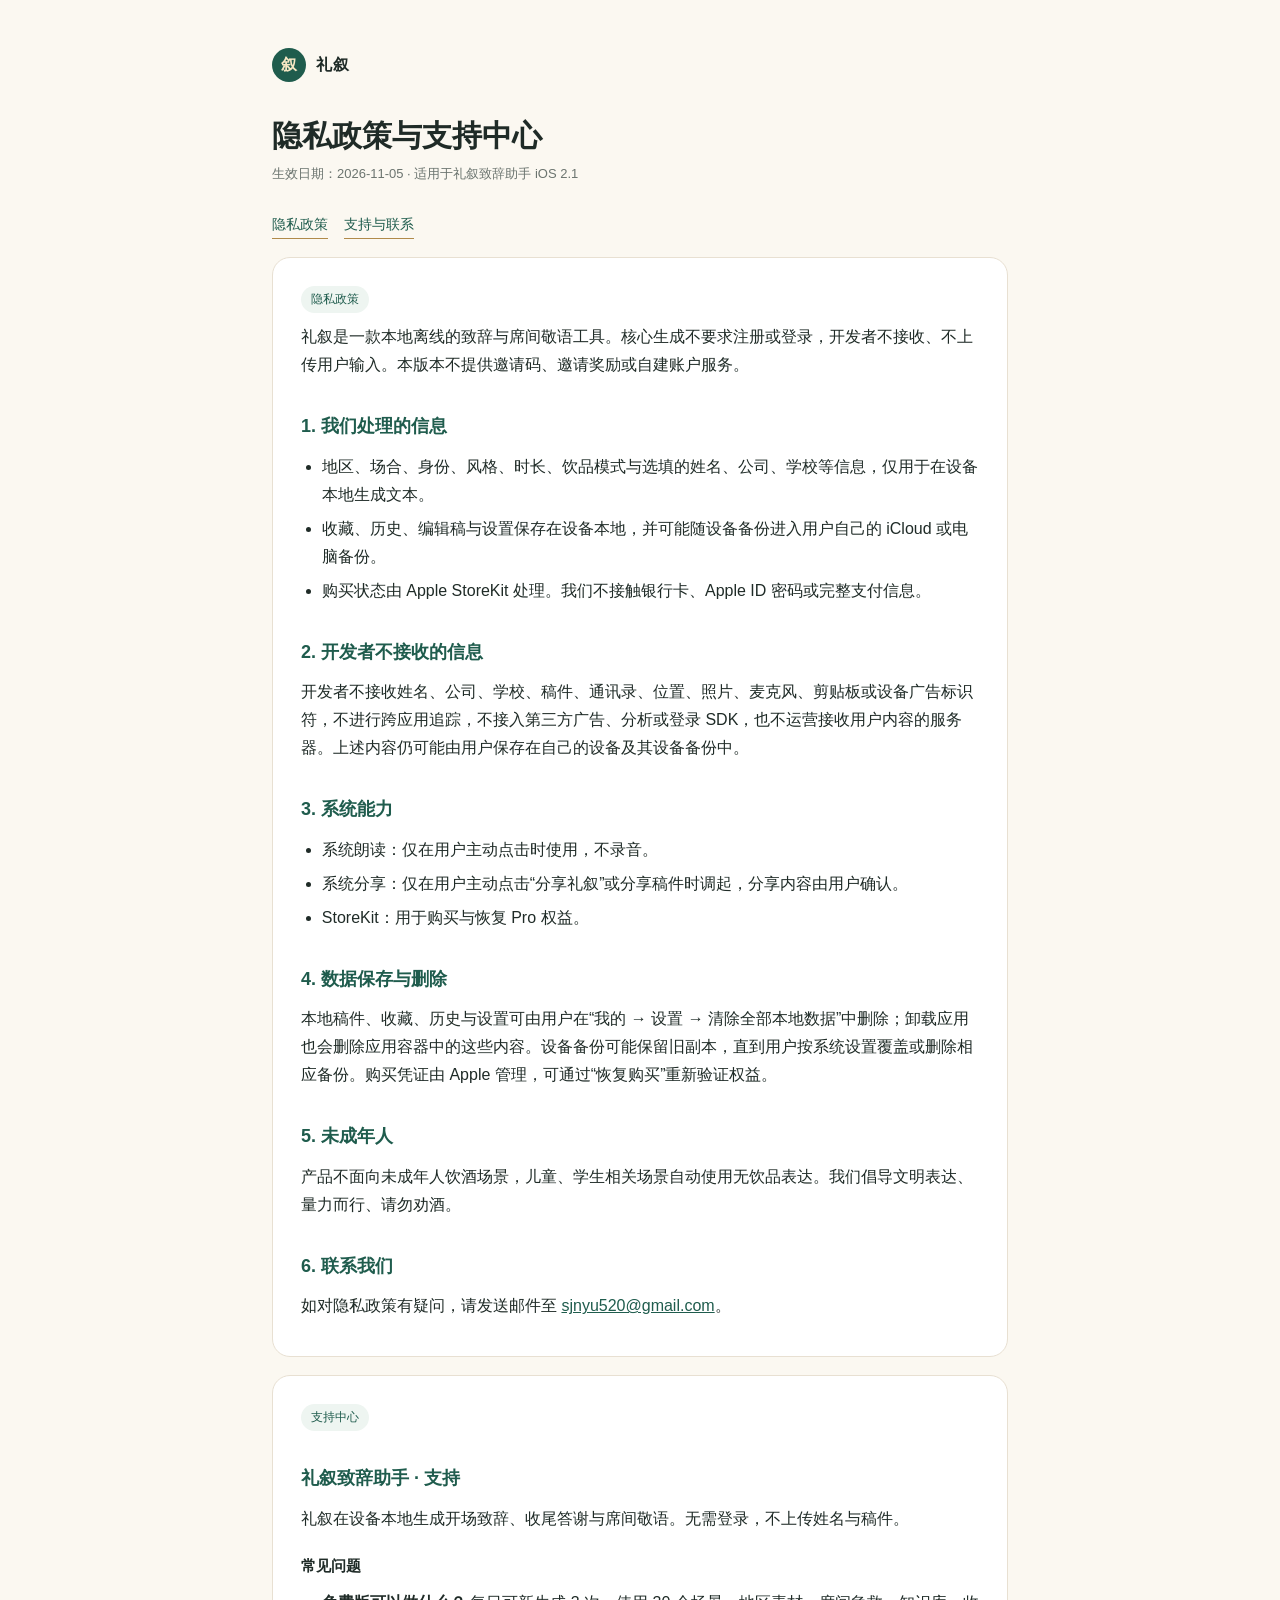
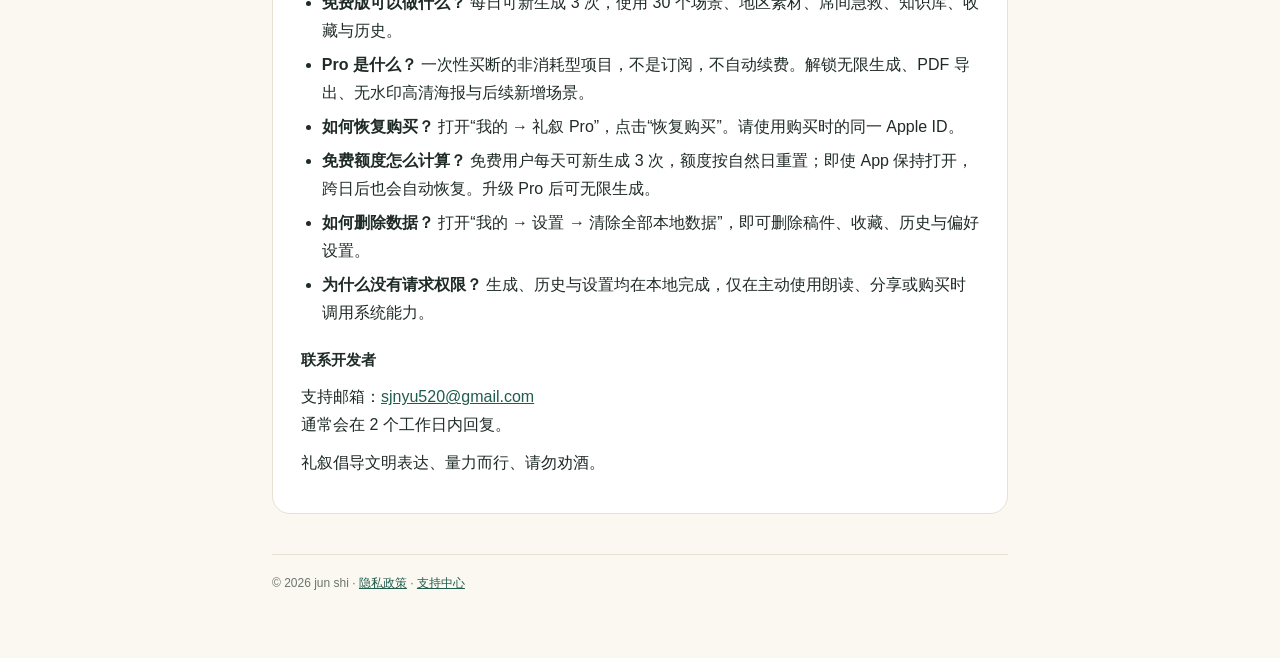
<file: index.html>
<!doctype html>
<html lang="zh-CN">
<head>
<meta charset="utf-8">
<meta name="viewport" content="width=device-width, initial-scale=1">
<title>礼叙 · 隐私政策与支持中心</title>
<style>
:root{--ink:#1f2b27;--muted:#6b746f;--jade:#1f5c4d;--gold:#b08a4a;--paper:#fbf8f1;--line:#e8e0d2}
*{box-sizing:border-box}body{margin:0;background:var(--paper);color:var(--ink);font:16px/1.75 -apple-system,BlinkMacSystemFont,"PingFang SC","Hiragino Sans GB","Microsoft YaHei",sans-serif}
.wrap{max-width:780px;margin:0 auto;padding:48px 22px 64px}.brand{display:flex;align-items:center;gap:10px;color:var(--ink);text-decoration:none;font-weight:600;letter-spacing:.04em}
.mark{display:grid;place-items:center;width:34px;height:34px;border-radius:50%;background:var(--jade);color:#f7e7c4;font-family:serif}
h1{font:600 30px/1.3 "Songti SC",serif;margin:34px 0 8px}h2{font-size:18px;margin:32px 0 8px;color:var(--jade)}h3{font-size:15px;margin:20px 0 6px}
.meta{color:var(--muted);font-size:13px;margin:0 0 26px}.card{background:#fff;border:1px solid var(--line);border-radius:18px;padding:26px 28px;margin:18px 0}
p{margin:10px 0}ul{padding-left:1.3em;margin:10px 0}li{margin:6px 0}a{color:var(--jade)}.badge{display:inline-block;padding:3px 10px;border-radius:999px;background:#eef5f1;color:var(--jade);font-size:12px}
nav{display:flex;gap:16px;margin:22px 0 0;font-size:14px}nav a{text-decoration:none;border-bottom:1px solid var(--gold);padding-bottom:2px}
footer{margin-top:40px;color:var(--muted);font-size:12px;border-top:1px solid var(--line);padding-top:18px}
</style>
</head>
<body><main class="wrap">
<a class="brand" href="#top"><span class="mark">叙</span>礼叙</a>
<h1 id="top">隐私政策与支持中心</h1>
<p class="meta">生效日期：2026-11-05 · 适用于礼叙致辞助手 iOS 2.1</p>
<nav><a href="#privacy">隐私政策</a><a href="#support">支持与联系</a></nav>

<section class="card" id="privacy">
<span class="badge">隐私政策</span>
<p>礼叙是一款本地离线的致辞与席间敬语工具。核心生成不要求注册或登录，开发者不接收、不上传用户输入。本版本不提供邀请码、邀请奖励或自建账户服务。</p>
<h2>1. 我们处理的信息</h2>
<ul>
<li>地区、场合、身份、风格、时长、饮品模式与选填的姓名、公司、学校等信息，仅用于在设备本地生成文本。</li>
<li>收藏、历史、编辑稿与设置保存在设备本地，并可能随设备备份进入用户自己的 iCloud 或电脑备份。</li>
<li>购买状态由 Apple StoreKit 处理。我们不接触银行卡、Apple ID 密码或完整支付信息。</li>
</ul>
<h2>2. 开发者不接收的信息</h2>
<p>开发者不接收姓名、公司、学校、稿件、通讯录、位置、照片、麦克风、剪贴板或设备广告标识符，不进行跨应用追踪，不接入第三方广告、分析或登录 SDK，也不运营接收用户内容的服务器。上述内容仍可能由用户保存在自己的设备及其设备备份中。</p>
<h2>3. 系统能力</h2>
<ul>
<li>系统朗读：仅在用户主动点击时使用，不录音。</li>
<li>系统分享：仅在用户主动点击“分享礼叙”或分享稿件时调起，分享内容由用户确认。</li>
<li>StoreKit：用于购买与恢复 Pro 权益。</li>
</ul>
<h2>4. 数据保存与删除</h2>
<p>本地稿件、收藏、历史与设置可由用户在“我的 → 设置 → 清除全部本地数据”中删除；卸载应用也会删除应用容器中的这些内容。设备备份可能保留旧副本，直到用户按系统设置覆盖或删除相应备份。购买凭证由 Apple 管理，可通过“恢复购买”重新验证权益。</p>
<h2>5. 未成年人</h2>
<p>产品不面向未成年人饮酒场景，儿童、学生相关场景自动使用无饮品表达。我们倡导文明表达、量力而行、请勿劝酒。</p>
<h2>6. 联系我们</h2>
<p>如对隐私政策有疑问，请发送邮件至 <a href="mailto:sjnyu520@gmail.com">sjnyu520@gmail.com</a>。</p>
</section>

<section class="card" id="support">
<span class="badge">支持中心</span>
<h2>礼叙致辞助手 · 支持</h2>
<p>礼叙在设备本地生成开场致辞、收尾答谢与席间敬语。无需登录，不上传姓名与稿件。</p>
<h3>常见问题</h3>
<ul>
<li><strong>免费版可以做什么？</strong> 每日可新生成 3 次，使用 30 个场景、地区素材、席间急救、知识库、收藏与历史。</li>
<li><strong>Pro 是什么？</strong> 一次性买断的非消耗型项目，不是订阅，不自动续费。解锁无限生成、PDF 导出、无水印高清海报与后续新增场景。</li>
<li><strong>如何恢复购买？</strong> 打开“我的 → 礼叙 Pro”，点击“恢复购买”。请使用购买时的同一 Apple ID。</li>
<li><strong>免费额度怎么计算？</strong> 免费用户每天可新生成 3 次，额度按自然日重置；即使 App 保持打开，跨日后也会自动恢复。升级 Pro 后可无限生成。</li>
<li><strong>如何删除数据？</strong> 打开“我的 → 设置 → 清除全部本地数据”，即可删除稿件、收藏、历史与偏好设置。</li>
<li><strong>为什么没有请求权限？</strong> 生成、历史与设置均在本地完成，仅在主动使用朗读、分享或购买时调用系统能力。</li>
</ul>
<h3>联系开发者</h3>
<p>支持邮箱：<a href="mailto:sjnyu520@gmail.com">sjnyu520@gmail.com</a><br>通常会在 2 个工作日内回复。</p>
<p>礼叙倡导文明表达、量力而行、请勿劝酒。</p>
</section>
<footer>© 2026 jun shi · <a href="#privacy">隐私政策</a> · <a href="#support">支持中心</a></footer>
</main></body></html>
</file>
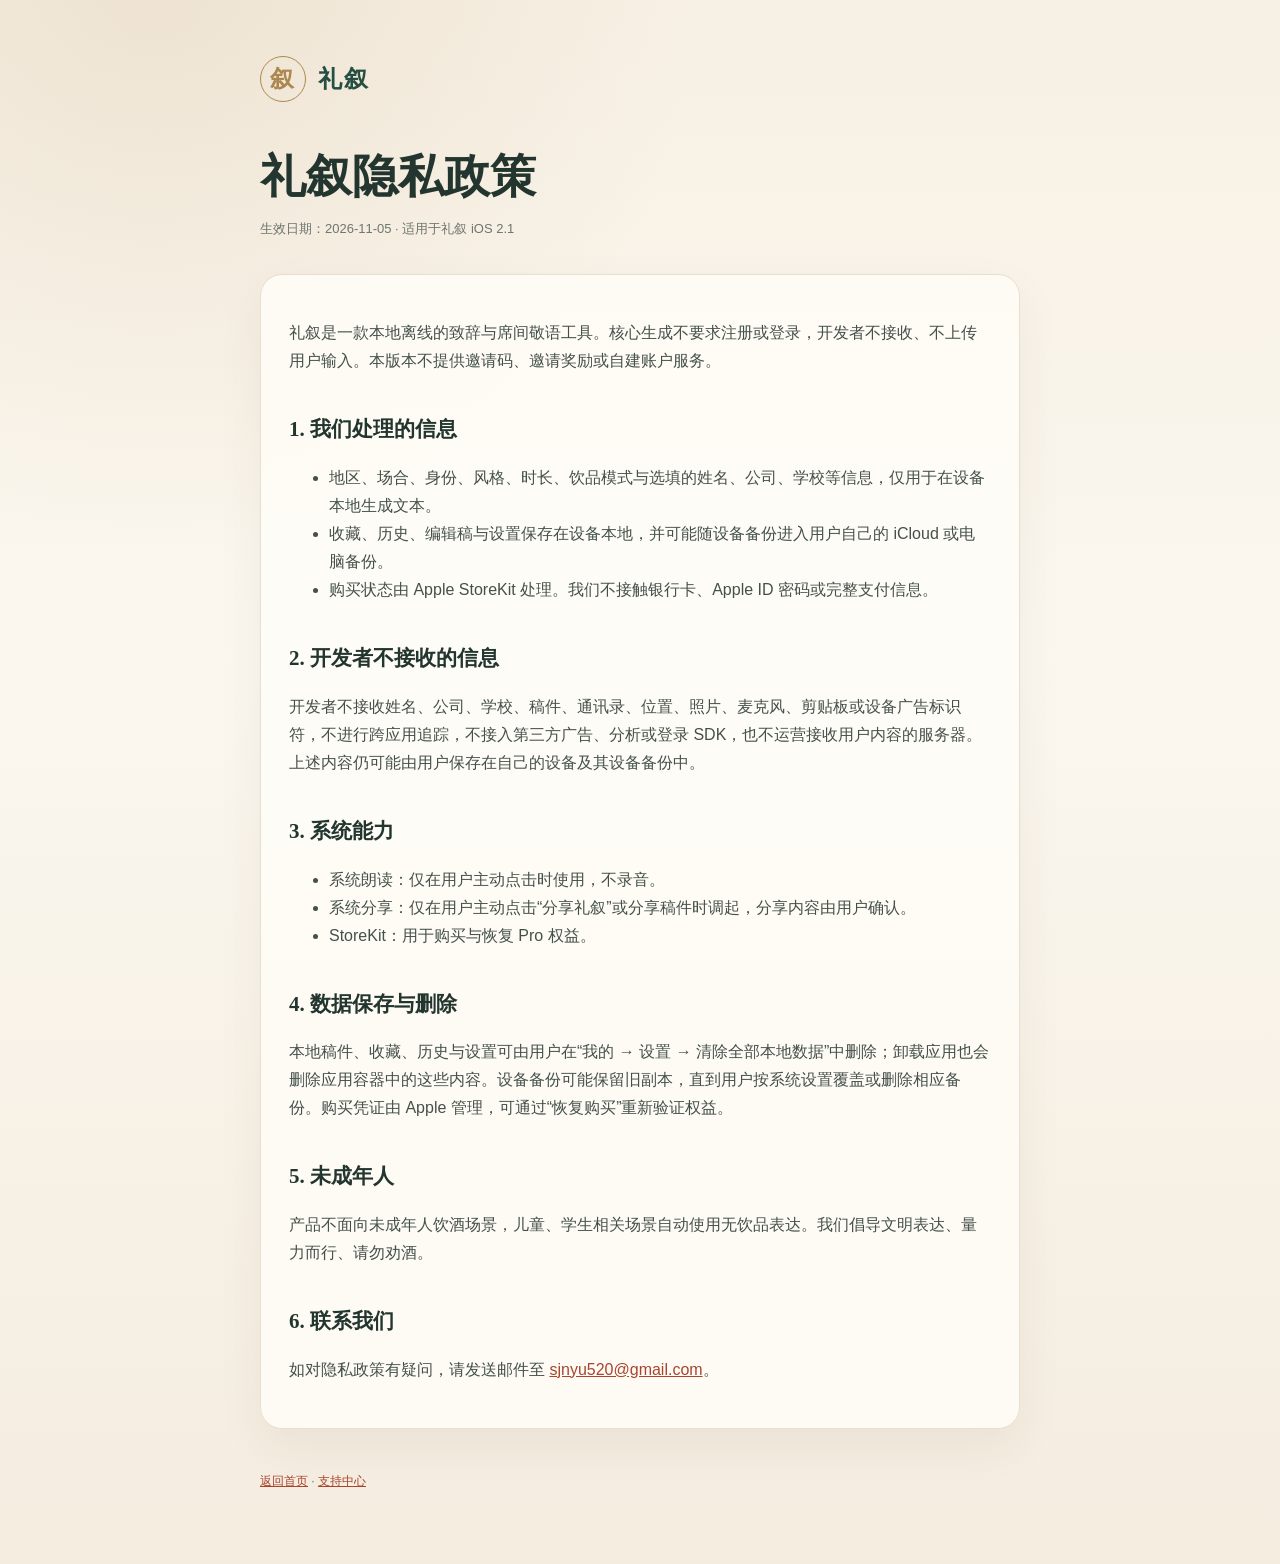
<file: privacy.html>
<!doctype html>
<html lang="zh-CN">
<head>
  <meta charset="utf-8">
  <meta name="viewport" content="width=device-width, initial-scale=1">
  <title>礼叙隐私政策</title>
  <link rel="stylesheet" href="styles.css">
</head>
<body>
  <main class="wrap">
    <a class="brand" href="index.html"><span class="mark">叙</span>礼叙</a>
    <h1>礼叙隐私政策</h1>
    <p class="meta">生效日期：2026-11-05 · 适用于礼叙 iOS 2.1</p>
    <section class="card">
      <p>礼叙是一款本地离线的致辞与席间敬语工具。核心生成不要求注册或登录，开发者不接收、不上传用户输入。本版本不提供邀请码、邀请奖励或自建账户服务。</p>
      <h2>1. 我们处理的信息</h2>
      <ul>
        <li>地区、场合、身份、风格、时长、饮品模式与选填的姓名、公司、学校等信息，仅用于在设备本地生成文本。</li>
        <li>收藏、历史、编辑稿与设置保存在设备本地，并可能随设备备份进入用户自己的 iCloud 或电脑备份。</li>
        <li>购买状态由 Apple StoreKit 处理。我们不接触银行卡、Apple ID 密码或完整支付信息。</li>
      </ul>
      <h2>2. 开发者不接收的信息</h2>
      <p>开发者不接收姓名、公司、学校、稿件、通讯录、位置、照片、麦克风、剪贴板或设备广告标识符，不进行跨应用追踪，不接入第三方广告、分析或登录 SDK，也不运营接收用户内容的服务器。上述内容仍可能由用户保存在自己的设备及其设备备份中。</p>
      <h2>3. 系统能力</h2>
      <ul>
        <li>系统朗读：仅在用户主动点击时使用，不录音。</li>
        <li>系统分享：仅在用户主动点击“分享礼叙”或分享稿件时调起，分享内容由用户确认。</li>
        <li>StoreKit：用于购买与恢复 Pro 权益。</li>
      </ul>
      <h2>4. 数据保存与删除</h2>
      <p>本地稿件、收藏、历史与设置可由用户在“我的 → 设置 → 清除全部本地数据”中删除；卸载应用也会删除应用容器中的这些内容。设备备份可能保留旧副本，直到用户按系统设置覆盖或删除相应备份。购买凭证由 Apple 管理，可通过“恢复购买”重新验证权益。</p>
      <h2>5. 未成年人</h2>
      <p>产品不面向未成年人饮酒场景，儿童、学生相关场景自动使用无饮品表达。我们倡导文明表达、量力而行、请勿劝酒。</p>
      <h2>6. 联系我们</h2>
      <p>如对隐私政策有疑问，请发送邮件至 <a href="mailto:sjnyu520@gmail.com">sjnyu520@gmail.com</a>。</p>
    </section>
    <footer><a href="index.html">返回首页</a> · <a href="support.html">支持中心</a></footer>
  </main>
</body>
</html>
</file>
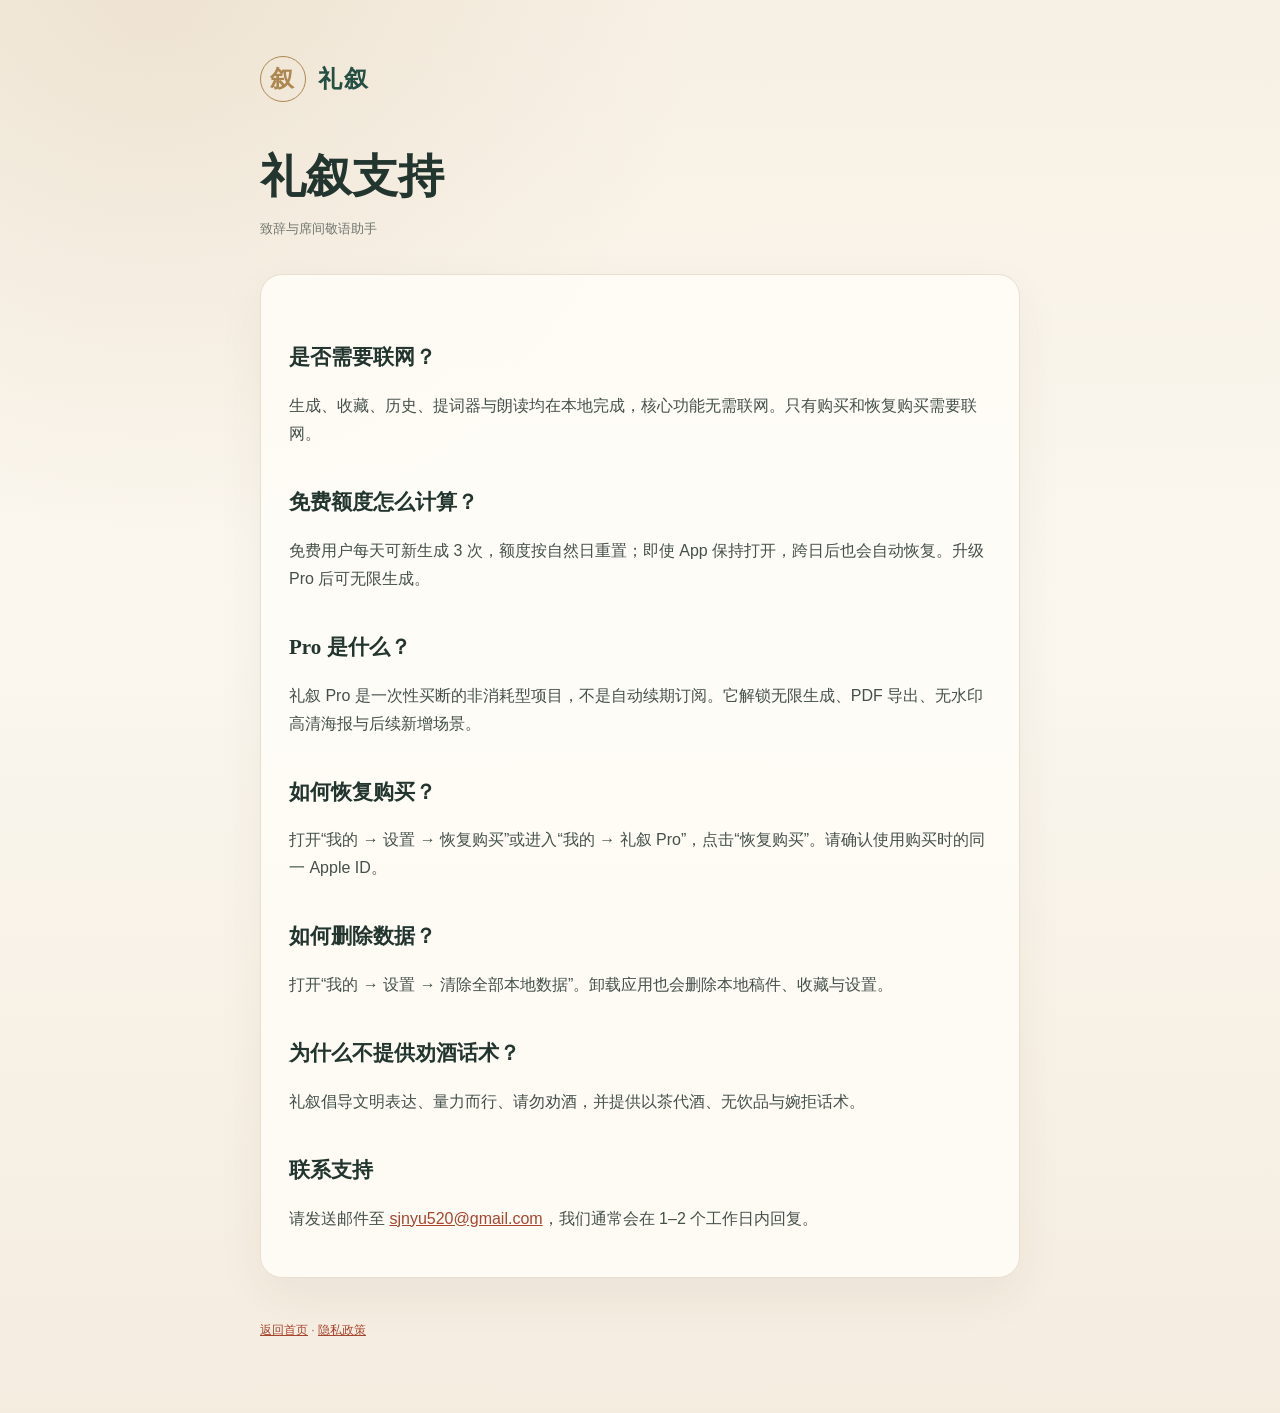
<file: support.html>
<!doctype html>
<html lang="zh-CN">
<head>
  <meta charset="utf-8">
  <meta name="viewport" content="width=device-width, initial-scale=1">
  <title>礼叙支持</title>
  <link rel="stylesheet" href="styles.css">
</head>
<body>
  <main class="wrap">
    <a class="brand" href="index.html"><span class="mark">叙</span>礼叙</a>
    <h1>礼叙支持</h1>
    <p class="meta">致辞与席间敬语助手</p>
    <section class="card">
      <h2>是否需要联网？</h2>
      <p>生成、收藏、历史、提词器与朗读均在本地完成，核心功能无需联网。只有购买和恢复购买需要联网。</p>
      <h2>免费额度怎么计算？</h2>
      <p>免费用户每天可新生成 3 次，额度按自然日重置；即使 App 保持打开，跨日后也会自动恢复。升级 Pro 后可无限生成。</p>
      <h2>Pro 是什么？</h2>
      <p>礼叙 Pro 是一次性买断的非消耗型项目，不是自动续期订阅。它解锁无限生成、PDF 导出、无水印高清海报与后续新增场景。</p>
      <h2>如何恢复购买？</h2>
      <p>打开“我的 → 设置 → 恢复购买”或进入“我的 → 礼叙 Pro”，点击“恢复购买”。请确认使用购买时的同一 Apple ID。</p>
      <h2>如何删除数据？</h2>
      <p>打开“我的 → 设置 → 清除全部本地数据”。卸载应用也会删除本地稿件、收藏与设置。</p>
      <h2>为什么不提供劝酒话术？</h2>
      <p>礼叙倡导文明表达、量力而行、请勿劝酒，并提供以茶代酒、无饮品与婉拒话术。</p>
      <h2>联系支持</h2>
      <p>请发送邮件至 <a href="mailto:sjnyu520@gmail.com">sjnyu520@gmail.com</a>，我们通常会在 1–2 个工作日内回复。</p>
    </section>
    <footer><a href="index.html">返回首页</a> · <a href="privacy.html">隐私政策</a></footer>
  </main>
</body>
</html>
</file>
<file: styles.css>
:root {
  color-scheme: light;
  --ink: #23352f;
  --muted: #6f756f;
  --paper: #fbf7ef;
  --card: #fffdf8;
  --line: #e8dfd0;
  --vermilion: #a8452e;
  --jade: #264f43;
  --gold: #ad8750;
}

* { box-sizing: border-box; }

body {
  margin: 0;
  color: var(--ink);
  background:
    radial-gradient(circle at 12% 0%, rgba(173, 135, 80, 0.12), transparent 34rem),
    linear-gradient(180deg, #f7f0e4 0%, var(--paper) 42%, #f4ecdf 100%);
  font: 16px/1.75 -apple-system, BlinkMacSystemFont, "PingFang SC", "Hiragino Sans GB", sans-serif;
}

a { color: var(--vermilion); }

.wrap {
  width: min(760px, calc(100% - 40px));
  margin: 0 auto;
  padding: 56px 0 72px;
}

.brand {
  display: flex;
  align-items: center;
  gap: 12px;
  margin-bottom: 46px;
  color: var(--jade);
  font-family: "Songti SC", "STSong", serif;
  font-size: 24px;
  font-weight: 600;
  letter-spacing: 0.08em;
  text-decoration: none;
}

.mark {
  display: grid;
  width: 46px;
  height: 46px;
  place-items: center;
  border: 1px solid var(--gold);
  border-radius: 50%;
  color: var(--gold);
}

h1, h2 {
  color: var(--ink);
  font-family: "Songti SC", "STSong", serif;
  font-weight: 600;
}

h1 { margin: 0 0 12px; font-size: clamp(32px, 6vw, 46px); line-height: 1.25; }
h2 { margin: 36px 0 10px; font-size: 21px; }
p, li { color: #45504b; }
.meta { margin: 0 0 34px; color: var(--muted); font-size: 13px; }

.card {
  padding: 28px;
  border: 1px solid var(--line);
  border-radius: 22px;
  background: rgba(255, 253, 248, 0.88);
  box-shadow: 0 18px 48px rgba(74, 57, 37, 0.06);
}

.links { display: grid; gap: 14px; margin-top: 26px; }

.link-card {
  display: block;
  padding: 20px 22px;
  border: 1px solid var(--line);
  border-radius: 16px;
  background: var(--card);
  color: var(--ink);
  text-decoration: none;
}

.link-card strong { display: block; margin-bottom: 3px; color: var(--jade); }
.link-card span { color: var(--muted); font-size: 14px; }

.notice {
  margin: 28px 0 0;
  padding: 16px 18px;
  border-left: 3px solid var(--gold);
  border-radius: 0 12px 12px 0;
  background: rgba(173, 135, 80, 0.08);
  color: #655f54;
  font-size: 14px;
}

footer { margin-top: 42px; color: var(--muted); font-size: 12px; }

@media (max-width: 560px) {
  .wrap { padding: 32px 0 52px; }
  .card { padding: 22px 19px; }
  .brand { margin-bottom: 30px; }
}
</file>
